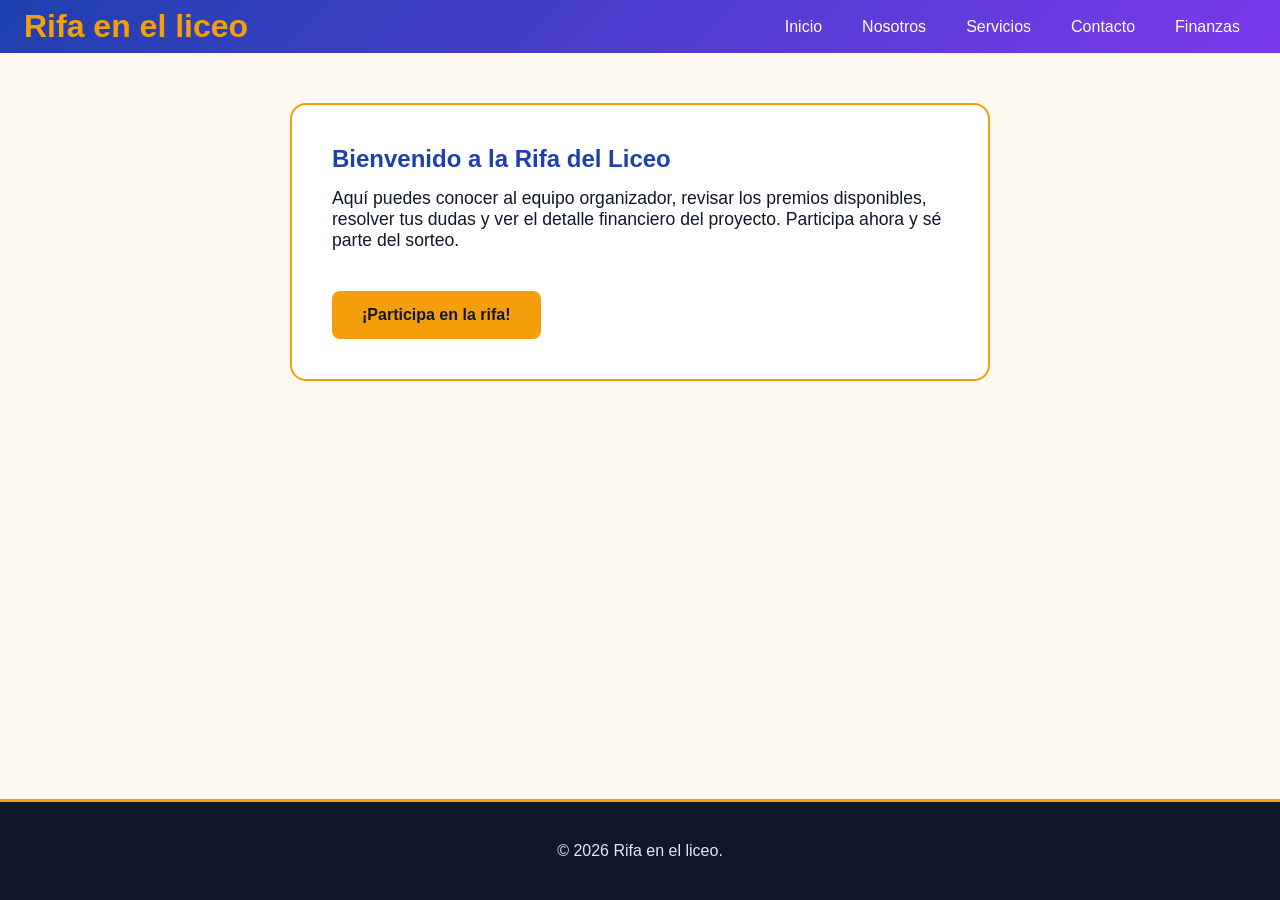
<file: index.html>
<!DOCTYPE html>
<html lang="es">
<head>
    <meta charset="UTF-8">
    <meta name="viewport" content="width=device-width, initial-scale=1.0">
    <title>Rifa en el liceo</title>
    <meta name="author" content="Kevin Trujillo">
    <meta name="keywords" content="rifa, liceo, premios, boletos, sorteo escolar">
    <meta name="description" content="Participa en la rifa del liceo y gana premios increíbles.">
    <link rel="stylesheet" href="css/styles.css">
</head>
<body>
    <header>
        <h1><a href="index.html">Rifa en el liceo</a></h1>
        <button id="boton_menu">Menu</button>
        <nav class="nav-links">
            <a href="index.html">Inicio</a>
            <a href="nosotros.html">Nosotros</a>
            <a href="servicios.html">Servicios</a>
            <a href="contacto.html">Contacto</a>
            <a href="finanzas.html">Finanzas</a>
        </nav>
    </header>
    <main>
        <section id="inicio">
            <div class="bienvenida">
                <h2>Bienvenido a la Rifa del Liceo</h2>
                <p>Aquí puedes conocer al equipo organizador, revisar los premios disponibles, resolver tus dudas y ver el detalle financiero del proyecto. Participa ahora y sé parte del sorteo.</p>
                <a href="servicios.html" class="cta-principal">¡Participa en la rifa!</a>
            </div>
        </section>
    </main>
    <footer>
        <p class="parrafo">&copy; 2026 Rifa en el liceo.</p>
    </footer>
    <script src="js/app.js"></script>
</body>
</html>
</file>
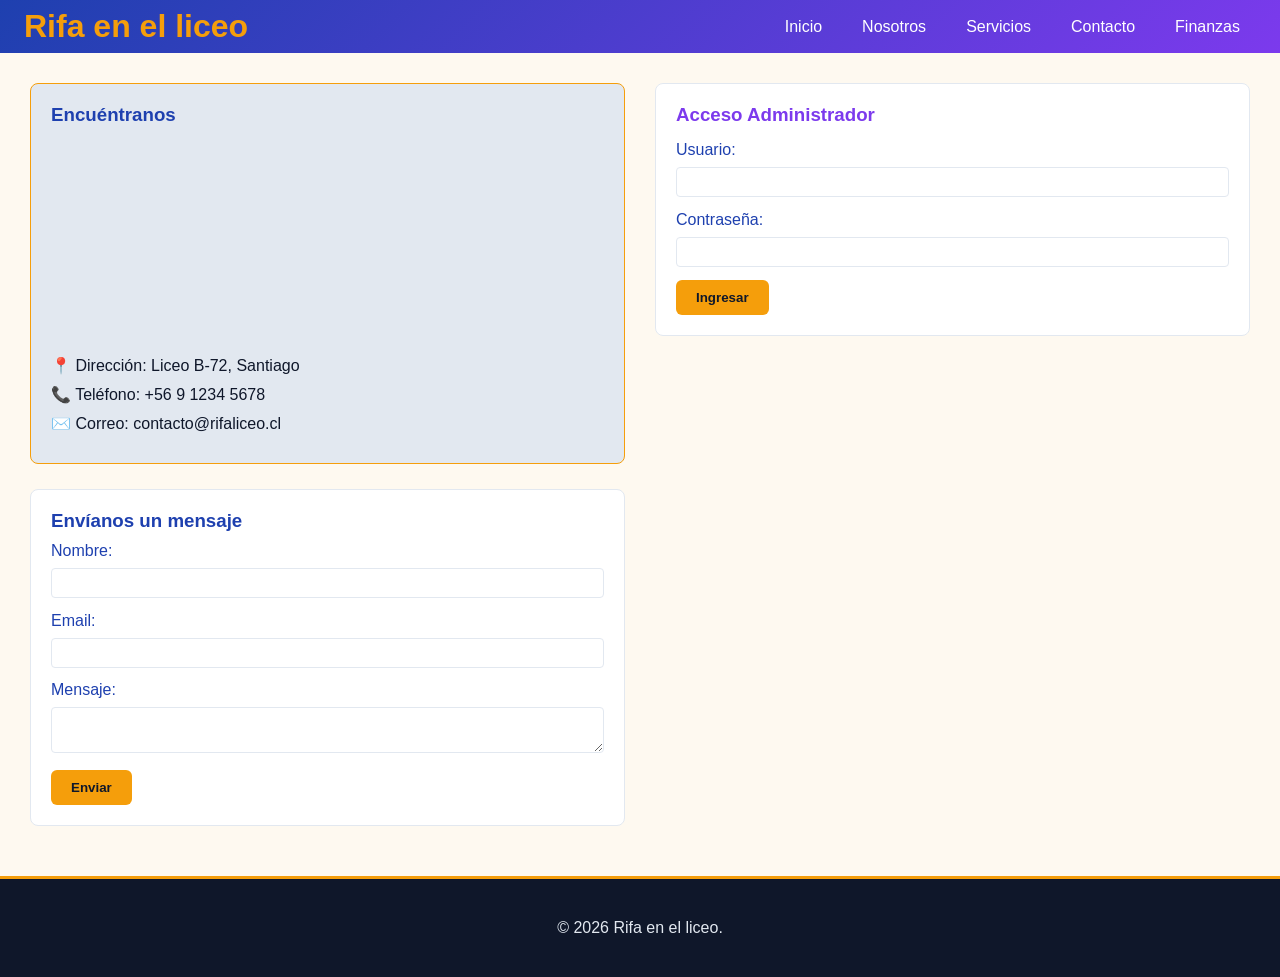
<file: contacto.html>
<!DOCTYPE html>
<html lang="es">
<head>
    <meta charset="UTF-8">
    <meta name="viewport" content="width=device-width, initial-scale=1.0">
    <title>Rifa en el liceo - Contacto</title>
    <meta name="author" content="Kevin Trujillo">
    <meta name="keywords" content="rifa, contacto, liceo, dudas">
    <meta name="description" content="Contáctanos y resuelve tus dudas sobre la rifa del liceo.">
    <link rel="stylesheet" href="css/styles.css">
</head>
<body>
    <header>
        <h1><a href="index.html">Rifa en el liceo</a></h1>
        <button id="boton_menu">Menu</button>
        <nav class="nav-links">
            <a href="index.html">Inicio</a>
            <a href="nosotros.html">Nosotros</a>
            <a href="servicios.html">Servicios</a>
            <a href="contacto.html">Contacto</a>
            <a href="finanzas.html">Finanzas</a>
        </nav>
    </header>
    <main>
        <section id="contacto">
            <div class="contacto-grid">

                <div class="columna-info">
                    <div class="info-contacto">
                        <h3>Encuéntranos</h3>
                        <iframe 
                            src="https://www.google.com/maps?q=Liceo%20B-72%20Santiago&output=embed"
                            width="100%" 
                            height="200" 
                            style="border:0; border-radius: 8px;" 
                            allowfullscreen="" 
                            loading="lazy">
                        </iframe>
                        <p>📍 Dirección: Liceo B-72, Santiago</p>
                        <p>📞 Teléfono: +56 9 1234 5678</p>
                        <p>✉️ Correo: contacto@rifaliceo.cl</p>
                    </div>

                    <form id="contacto-form">
                        <h3>Envíanos un mensaje</h3>
                        <div>
                            <label for="nombre">Nombre:</label>
                            <input type="text" id="nombre" name="nombre">
                        </div>
                        <div>
                            <label for="email">Email:</label>
                            <input type="email" id="email" name="email">
                        </div>
                        <div>
                            <label for="mensaje">Mensaje:</label>
                            <textarea id="mensaje" name="mensaje"></textarea>
                        </div>
                        <div id="errores-contacto"></div>
                        <button type="submit">Enviar</button>
                    </form>
                </div>

                <div class="columna-login">
                    <form id="login-form">
                        <h3>Acceso Administrador</h3>
                        <div>
                            <label for="usuario-login">Usuario:</label>
                            <input type="text" id="usuario-login">
                        </div>
                        <div>
                            <label for="clave-login">Contraseña:</label>
                            <input type="password" id="clave-login">
                        </div>
                        <div id="error-login"></div>
                        <button type="submit">Ingresar</button>
                    </form>

                    <div id="panel-admin" style="display: none;"></div>
                </div>

            </div>
        </section>
    </main>
    <footer>
        <p class="parrafo">&copy; 2026 Rifa en el liceo.</p>
    </footer>
    <script src="js/app.js"></script>
</body>
</html>
</file>
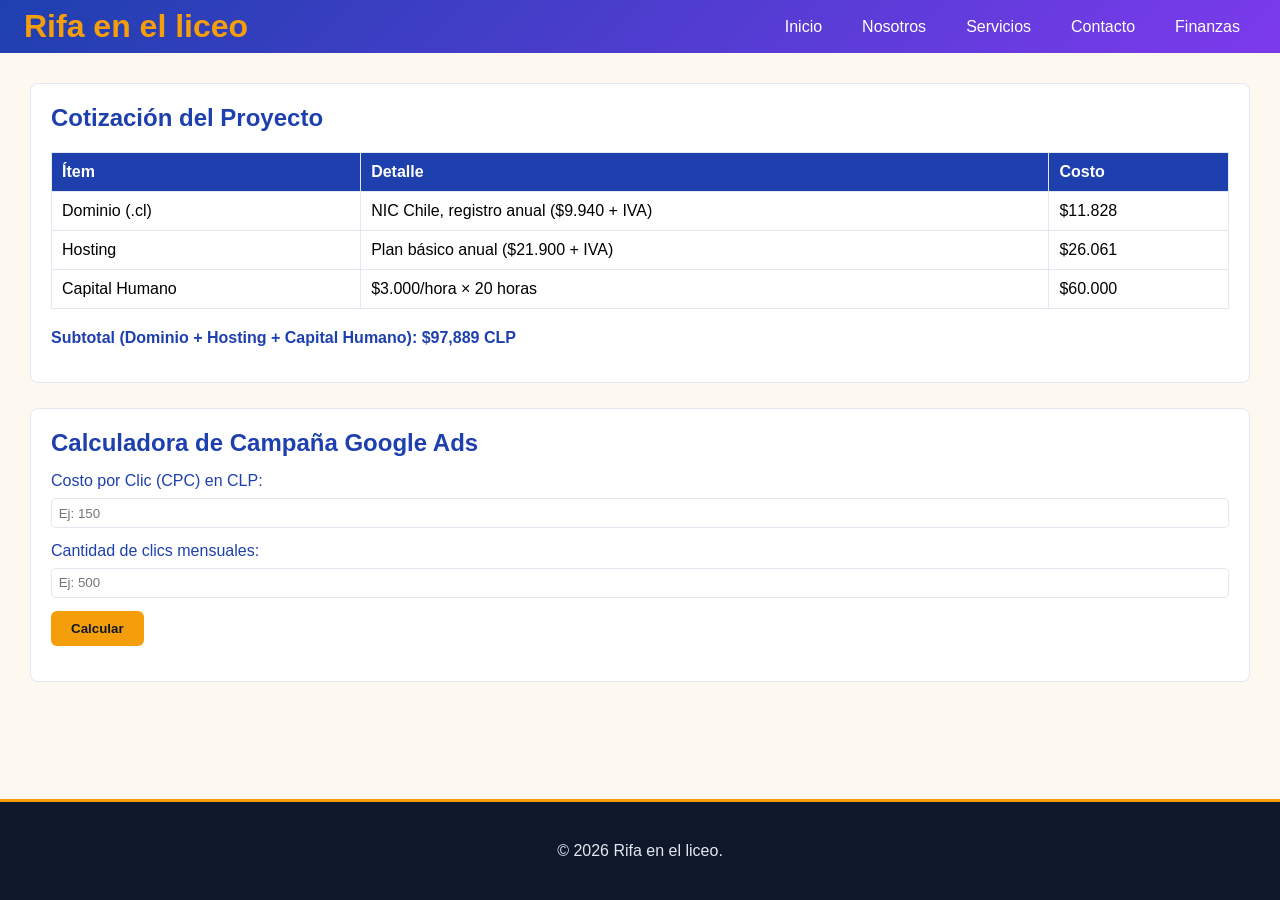
<file: finanzas.html>
<!DOCTYPE html>
<html lang="es">
<head>
    <meta charset="UTF-8">
    <meta name="viewport" content="width=device-width, initial-scale=1.0">
    <title>Rifa en el liceo - Finanzas</title>
    <meta name="author" content="Kevin Trujillo">
    <meta name="keywords" content="rifa, finanzas, presupuesto, google ads">
    <meta name="description" content="Cotización real de costos y calculadora de Google Ads para la rifa del liceo.">
    <link rel="stylesheet" href="css/styles.css">
</head>
<body>
    <header>
        <h1><a href="index.html">Rifa en el liceo</a></h1>
        <button id="boton_menu">Menu</button>
        <nav class="nav-links">
            <a href="index.html">Inicio</a>
            <a href="nosotros.html">Nosotros</a>
            <a href="servicios.html">Servicios</a>
            <a href="contacto.html">Contacto</a>
            <a href="finanzas.html">Finanzas</a>
        </nav>
    </header>
    <main>
        <section id="finanzas">
            <div class="bloque-finanzas">
            <h2>Cotización del Proyecto</h2>
            <table class="tabla-cotizacion">
                <thead>
                    <tr><th>Ítem</th><th>Detalle</th><th>Costo</th></tr>
                </thead>
                <tbody>
                    <tr>
                        <td>Dominio (.cl)</td>
                        <td>NIC Chile, registro anual ($9.940 + IVA)</td>
                        <td>$11.828</td>
                    </tr>
                    <tr>
                        <td>Hosting</td>
                        <td>Plan básico anual ($21.900 + IVA)</td>
                        <td>$26.061</td>
                    </tr>
                    <tr>
                        <td>Capital Humano</td>
                        <td>$3.000/hora × 20 horas</td>
                        <td>$60.000</td>
                    </tr>
                </tbody>
            </table>
            <p id="subtotal-fijo"></p>                
            </div>

            <div class="bloque-finanzas">
            <h2>Calculadora de Campaña Google Ads</h2>
            <form id="calculadora-ads">
                <div>
                    <label for="cpc">Costo por Clic (CPC) en CLP:</label>
                    <input type="number" id="cpc" placeholder="Ej: 150">
                </div>
                <div>
                    <label for="clics">Cantidad de clics mensuales:</label>
                    <input type="number" id="clics" placeholder="Ej: 500">
                </div>
                <div id="error-ads"></div>
                <button type="submit">Calcular</button>
            </form>

            <div id="resultado-ads"></div>
            <div id="costo-total"></div>

            </div>
        </section>
    </main>
    <footer>
        <p class="parrafo">&copy; 2026 Rifa en el liceo.</p>
    </footer>
    <script src="js/app.js"></script>
</body>
</html>
</file>
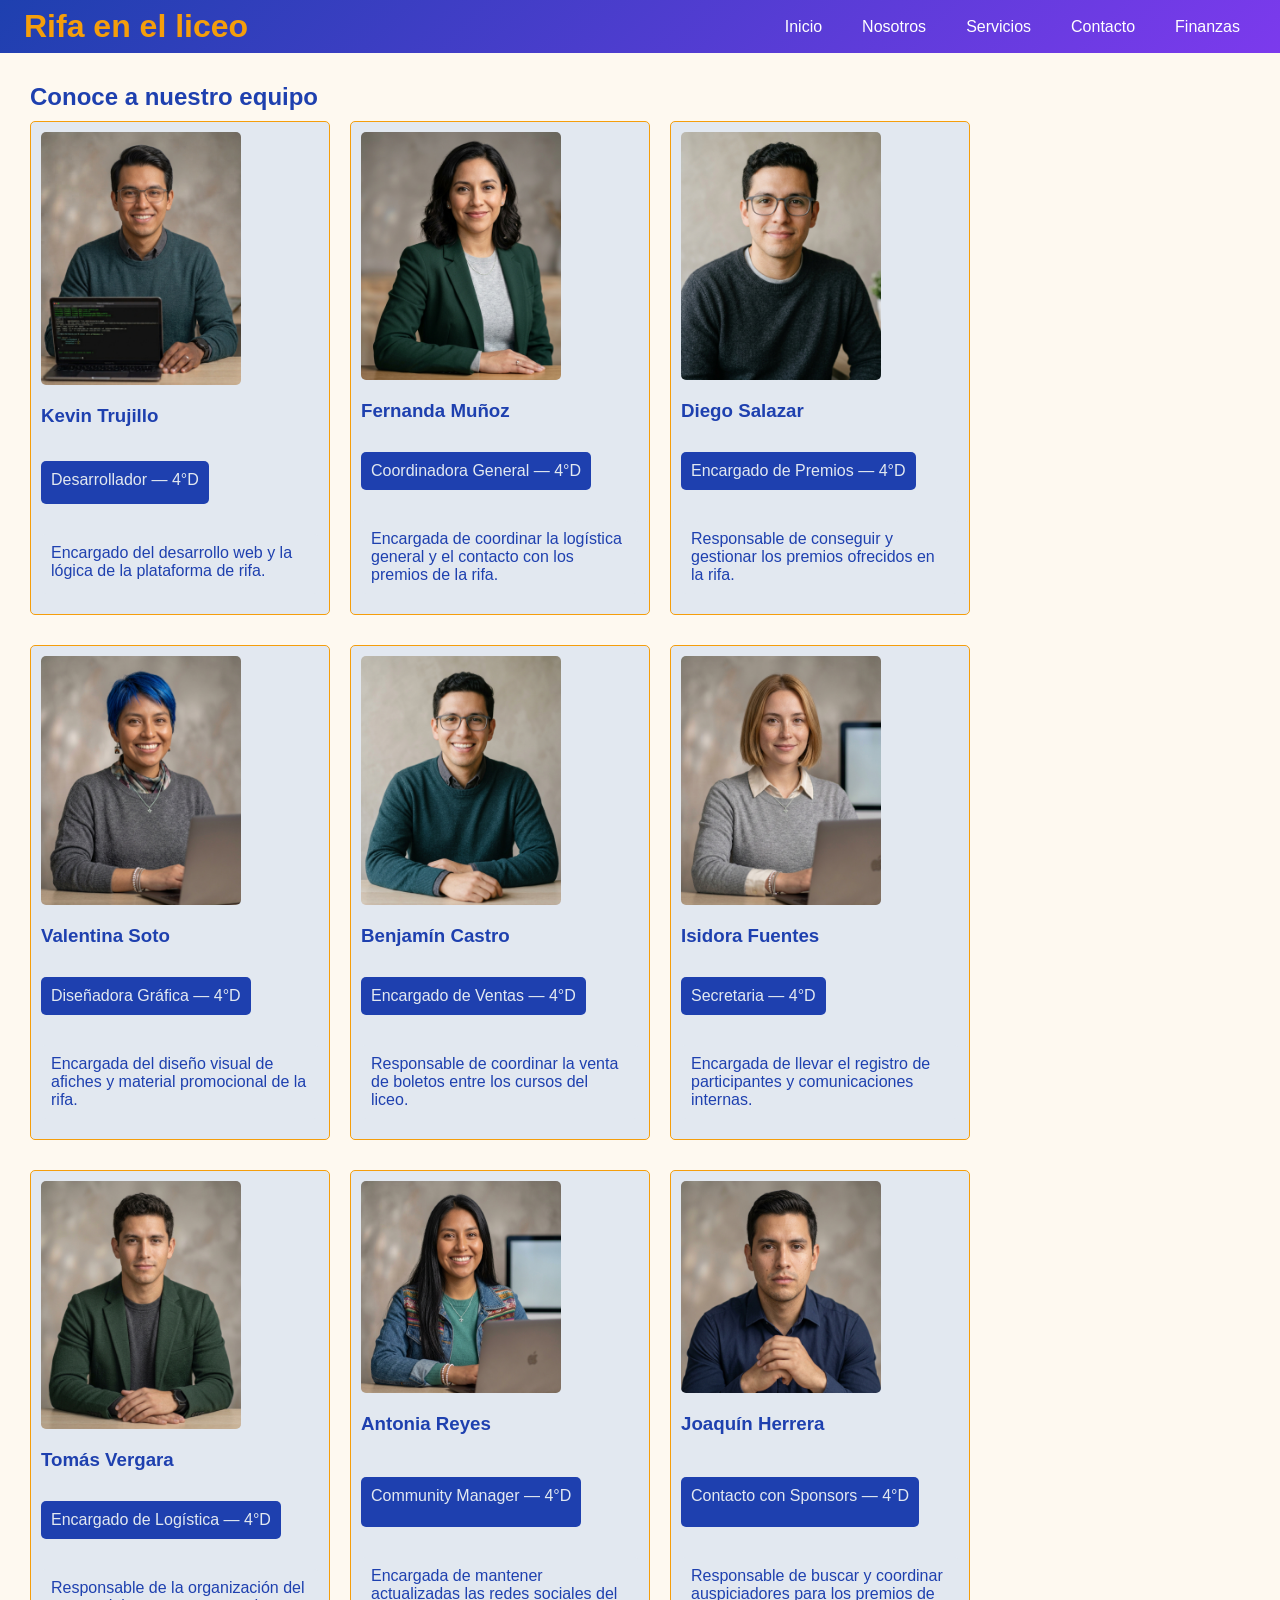
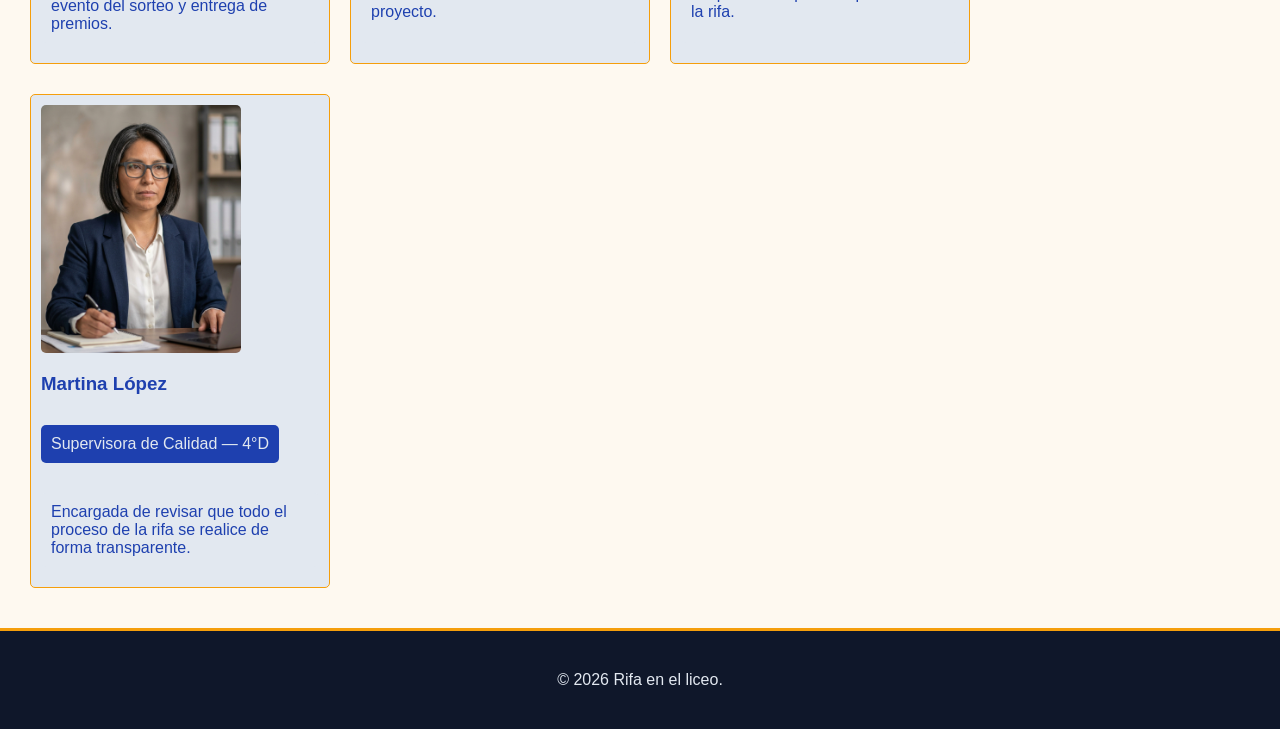
<file: nosotros.html>
<!DOCTYPE html>
<html lang="es">
<head>
    <meta charset="UTF-8">
    <meta name="viewport" content="width=device-width, initial-scale=1.0">
    <title>Rifa en el liceo - Nosotros</title>
    <meta name="author" content="Kevin Trujillo">
    <meta name="keywords" content="rifa, liceo, equipo organizador, comisión de curso">
    <meta name="description" content="Conoce al equipo organizador de la rifa del liceo.">
    <link rel="stylesheet" href="css/styles.css">
</head>
<body>
    <header>
        <h1><a href="index.html">Rifa en el liceo</a></h1>
        <button id="boton_menu">Menu</button>
        <nav class="nav-links">
            <a href="index.html">Inicio</a>
            <a href="nosotros.html">Nosotros</a>
            <a href="servicios.html">Servicios</a>
            <a href="contacto.html">Contacto</a>
            <a href="finanzas.html">Finanzas</a>
        </nav>
    </header>
    <main>
        <section id="nosotros">
            <h2>Conoce a nuestro equipo</h2>
            <div id="equipo"></div>
        </section>
    </main>
    <footer>
        <p class="parrafo">&copy; 2026 Rifa en el liceo.</p>
    </footer>
    <script src="js/app.js"></script>
</body>
</html>
</file>
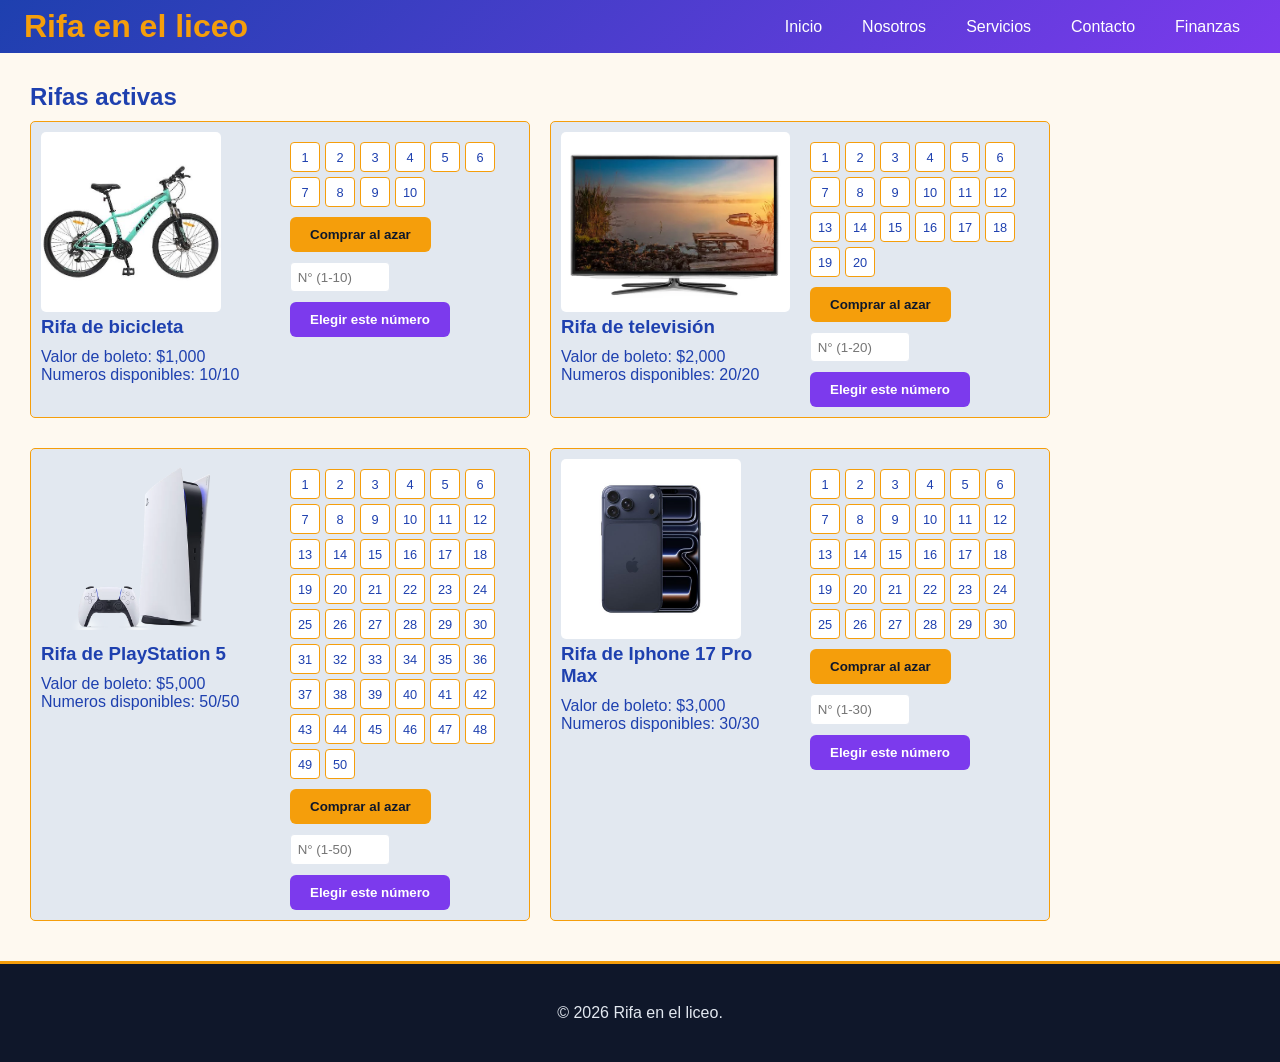
<file: servicios.html>
<!DOCTYPE html>
<html lang="es">
<head>
    <meta charset="UTF-8">
    <meta name="viewport" content="width=device-width, initial-scale=1.0">
    <title>Rifa en el liceo - Servicios</title>
    <meta name="author" content="Kevin Trujillo">
    <meta name="keywords" content="rifa, boletos, catálogo de rifas, premios">
    <meta name="description" content="Catálogo de rifas activas: elige tu número y participa.">
    <link rel="stylesheet" href="css/styles.css">
</head>
<body>
    <header>
        <h1><a href="index.html">Rifa en el liceo</a></h1>
        <button id="boton_menu">Menu</button>
        <nav class="nav-links">
            <a href="index.html">Inicio</a>
            <a href="nosotros.html">Nosotros</a>
            <a href="servicios.html">Servicios</a>
            <a href="contacto.html">Contacto</a>
            <a href="finanzas.html">Finanzas</a>
        </nav>
    </header>
    <main>
        <section id="servicios">
            <h2>Rifas activas</h2>
            <div id="catalogo"></div>
        </section>
    </main>
    <footer>
        <p class="parrafo">&copy; 2026 Rifa en el liceo.</p>
    </footer>
    <script src="js/app.js"></script>
</body>
</html>
</file>
<file: css/styles.css>
:root {
    --azul-principal: #1e40af;
    --azul-oscuro: #0F172A;
    --dorado: #f59e0b;
    --dorado-oscuro: #b45309;
    --morado-acento: #7c3aed;
    --fondo-claro: #E2E8F0;
    --texto-oscuro: #0F172A;
    --gris-ocupado: #94a3b8;
    --alerta-fondo: #fef3c7;
    --alerta-texto: #92400e;
    --error: #da4f4f;
    --exito: #44d378;
}

* {
    margin: 0;
    padding: 0;
    box-sizing: border-box;
    font-family: arial, sans-serif;
}

body {
    display: flex;
    flex-direction: column;
    background-color: #fef9f0;
    align-items: stretch;
    min-height: 100vh;
}

header {
    display: flex;
    flex-direction: row;
    align-items: center;
    justify-content: space-between;
    background: linear-gradient(135deg, var(--azul-principal), var(--morado-acento));
    padding: 0.5em 1.5em;
}

header h1 {
    color: var(--dorado);
}

header h1 a {
    color: inherit;
    text-decoration: none;
}

nav {
    display: flex;
}
h2, h3 {
    color: var(--azul-principal);
    margin-bottom: 10px;
}

.nav-links {
    display: flex;
    gap: 0.5em;
    align-items: center;
}

.nav-links a {
    text-decoration: none;
    color: #ffffff;
    padding: 0.5em 1em;
    transition: color 0.3s, background-color 0.3s;
    border-radius: 4px;
}

.nav-links a:hover {
    color: var(--dorado);
    background-color: rgba(255, 255, 255, 0.1);
}

form label {
    display: block;
    margin-bottom: 0.5em;
    color: var(--azul-principal);
}

form input, form textarea {
    width: 100%;
    padding: 0.5em;
    margin-bottom: 1em;
    border: 1px solid var(--fondo-claro);
    border-radius: 4px;
}

form button[type="submit"] {
    background-color: var(--dorado);
    color: var(--texto-oscuro);
    border: none;
    padding: 10px 20px;
    border-radius: 6px;
    cursor: pointer;
    font-weight: bold;
    transition: background-color 0.3s;
}
form button[type="submit"]:hover {
    background-color: var(--dorado-oscuro);
}

#boton_menu {
    display: none;
    background: none;
    border: none;
    font-size: 1.5rem;
    cursor: pointer;
    color: #ffffff;
}

main {
    flex-grow: 1;
    padding: 20px;
    margin: 10px;
}

footer {
    display: flex;
    justify-content: center;
    align-items: center;
    padding: 40px 0;
    background-color: var(--texto-oscuro);
    border-top: 3px solid var(--dorado);
}

.error {
    color: var(--error);
    margin-bottom: 0.5em;
}

.exito {
    color: var(--exito);
    margin-bottom: 0.5em;
}

.parrafo {
    color: var(--fondo-claro);
}

/* Hero de inicio */
.hero {
    text-align: center;
    padding: 60px 20px;
}
.hero h2 {
    font-size: 2em;
    color: var(--azul-principal);
    margin-bottom: 10px;
}
.hero p {
    color: var(--texto-oscuro);
    margin-bottom: 10px;
}
.cta-principal {
    display: inline-block;
    background-color: var(--dorado);
    color: var(--texto-oscuro);
    padding: 15px 30px;
    border-radius: 8px;
    text-decoration: none;
    font-weight: bold;
    margin-top: 20px;
    transition: transform 0.2s, background-color 0.3s;
}
.cta-principal:hover {
    transform: scale(1.05);
    background-color: var(--dorado-oscuro);
}
.cta-secundario {
    color: var(--morado-acento);
    text-decoration: underline;
    font-weight: bold;
}
.bienvenida {
    max-width: 700px;
    margin: 20px auto;
    padding: 40px;
    background-color: #ffffff;
    border: 2px solid var(--dorado);
    border-radius: 16px;
}
.bienvenida h2 {
    margin-bottom: 15px;
}
.bienvenida p {
    color: var(--texto-oscuro);
    font-size: 1.1em;
    margin-bottom: 20px;
}
.tarjeta-enlace {
    background-color: #ffffff;
    border: 1px solid var(--dorado);
    border-radius: 8px;
    padding: 20px;
    text-decoration: none;
    flex: 1;
    min-width: 220px;
    max-width: 260px;
    transition: transform 0.2s, box-shadow 0.2s;
}
.tarjeta-enlace:hover {
    transform: translateY(-5px);
    box-shadow: 0 4px 12px rgba(0, 0, 0, 0.1);
}
.tarjeta-enlace h3 {
    color: var(--azul-principal);
}
.tarjeta-enlace p {
    color: var(--texto-oscuro);
    font-size: 0.9em;
}

/* Equipo */
#equipo {
    display: flex;
    flex-wrap: wrap;
    gap: 20px;
}

.tarjeta {
    background-color: var(--fondo-claro);
    color: var(--azul-principal);
    padding: 10px;
    border-radius: 5px;
    margin-bottom: 10px;
    max-width: 300px;
    border: 1px solid var(--dorado);
    display: flex;
    gap: 20px;
    flex-wrap: wrap;
}
.rifa-info {
    flex: 1;
    min-width: 200px;
}
.rifa-numeros{
    flex: 1;
    min-width: 200px;
}
.tarjeta img {
    max-width: 200px;
    height: auto;
    border-radius: 5px;
}
.rol {
    background-color: var(--azul-principal);
    color: var(--fondo-claro);
    padding: 10px;
    border-radius: 5px;
    margin-bottom: 10px;
}
.descripcion {
    background-color: var(--fondo-claro);
    color: var(--azul-principal);
    padding: 10px;
    border-radius: 5px;
    margin-bottom: 10px;
}

/* Rifas */
.alerta-compra {
    background-color: var(--alerta-fondo);
    color: var(--alerta-texto);
    padding: 12px 20px;
    border-radius: 6px;
    margin: 10px;
    border: 1px solid var(--dorado);
    text-align: center;
}

#catalogo {
    display: flex;
    flex-wrap: wrap;
    gap: 20px;
}
#catalogo .tarjeta {
    max-width: 500px;
}
#catalogo .tarjeta img {
    max-width: 100%;
    height: 180px;
    object-fit: cover;
}

.boton-comprar {
    background-color: var(--dorado);
    color: var(--texto-oscuro);
    border: none;
    padding: 10px 20px;
    border-radius: 6px;
    cursor: pointer;
    font-weight: bold;
    transition: background-color 0.3s;
    margin-top: 10px;
}
.boton-comprar:hover:not(:disabled) {
    background-color: var(--dorado-oscuro);
}
.boton-comprar:disabled {
    background-color: var(--gris-ocupado);
    cursor: not-allowed;
}

.grilla-numeros {
    display: flex;
    flex-wrap: wrap;
    gap: 5px;
    margin-top: 10px;
}
.grilla-numeros span {
    width: 30px;
    height: 30px;
    display: flex;
    justify-content: center;
    align-items: center;
    border-radius: 4px;
    font-size: 0.8em;
}
.grilla-numeros span.disponible {
    background-color: #ffffff;
    color: var(--azul-principal);
    border: 1px solid var(--dorado);
}
.grilla-numeros span.ocupado {
    background-color: var(--gris-ocupado);
    color: #ffffff;
    text-decoration: line-through;
}
.compra-manual {
    display: flex;
    gap: 10px;
    margin-top: 10px;
    flex-wrap: wrap;
}
.input-numero {
    width: 100px;
    padding: 0.5em;
    border: 1px solid var(--fondo-claro);
    border-radius: 4px;
}
.boton-elegir {
    background-color: var(--morado-acento);
    color: white;
    border: none;
    padding: 10px 20px;
    border-radius: 6px;
    cursor: pointer;
    font-weight: bold;
    transition: background-color 0.3s;
}
.boton-elegir:hover {
    background-color: #6d28d9;
}

/* Contacto */
.contacto-grid {
    display: flex;
    flex-wrap: wrap;
    gap: 30px;
    align-items: flex-start;
}
.columna-info, .columna-login {
    flex: 1;
    min-width: 280px;
}
.info-contacto iframe {
    display: block;
    margin-bottom: 15px;
}
.contacto-grid > div {
    flex: 1;
    min-width: 280px;
}
.info-contacto {
    background-color: var(--fondo-claro);
    padding: 20px;
    border-radius: 8px;
    border: 1px solid var(--dorado);
    margin-bottom: 25px;
}
.info-contacto h3 {
    color: var(--azul-principal);
    margin-bottom: 15px;
}
.info-contacto p {
    margin-bottom: 10px;
    color: var(--texto-oscuro);
}
#login-form, #contacto-form {
    background-color: #ffffff;
    padding: 20px;
    border-radius: 8px;
    border: 1px solid var(--fondo-claro);
    margin-bottom: 20px;
}
#login-form h3 {
    color: var(--morado-acento);
    margin-bottom: 15px;
}
#panel-admin table {
    width: 100%;
    border-collapse: collapse;
    margin-top: 15px;
}
#panel-admin th, #panel-admin td {
    border: 1px solid var(--fondo-claro);
    padding: 10px;
    text-align: left;
}
#panel-admin th {
    background-color: var(--azul-principal);
    color: white;
}

/* Finanzas */
.bloque-finanzas {
    background-color: #ffffff;
    padding: 20px;
    border-radius: 8px;
    border: 1px solid var(--fondo-claro);
    margin-bottom: 25px;
}
.bloque-finanzas h2 {
    color: var(--azul-principal);
    margin-bottom: 15px;
}
.tabla-cotizacion {
    width: 100%;
    border-collapse: collapse;
    margin: 20px 0;
}
.tabla-cotizacion th, .tabla-cotizacion td {
    border: 1px solid var(--fondo-claro);
    padding: 10px;
    text-align: left;
}
.tabla-cotizacion th {
    background-color: var(--azul-principal);
    color: white;
}
#subtotal-fijo, #costo-total {
    margin: 15px 0;
    color: var(--azul-principal);
}
.advertencia-ads {
    background-color: var(--alerta-fondo);
    color: var(--alerta-texto);
    padding: 12px;
    border-radius: 6px;
    border: 1px solid var(--dorado);
    margin-top: 10px;
}
.cta-ads {
    background-color: var(--dorado);
    color: white;
    border: none;
    padding: 10px 20px;
    border-radius: 6px;
    cursor: pointer;
    font-weight: bold;
    margin-top: 10px;
}
.cta-ads:hover {
    background-color: var(--dorado-oscuro);
}

@media (max-width: 1024px) {
    header {
        padding: 0.5em 1em;
    }
    .nav-links {
        gap: 0.2em;
    }
    .nav-links a {
        padding: 0.4em 0.7em;
        font-size: 0.9em;
    }
    footer {
        padding: 40px;
    }
}

@media (max-width: 768px) {
    header {
        flex-wrap: wrap;
        padding: 0.5em 1em;
    }
    #boton_menu {
        display: block;
        order: 3;
    }
    .nav-links.nav-activo {
        display: flex;
    }
    .nav-links {
        flex-direction: column;
        width: 100%;
        gap: 0;
        padding: 0.5em 0;
        display: none;
        order: 4;
    }
    .nav-links a {
        width: 100%;
        text-align: center;
        padding: 0.8em 1em;
        border-bottom: 1px solid rgba(255, 255, 255, 0.2);
    }
    footer {
        padding: 40px;
    }
    .contacto-grid {
        flex-direction: column;
    }
    form input, form textarea {
        width: 100%;
    }
}
</file>
